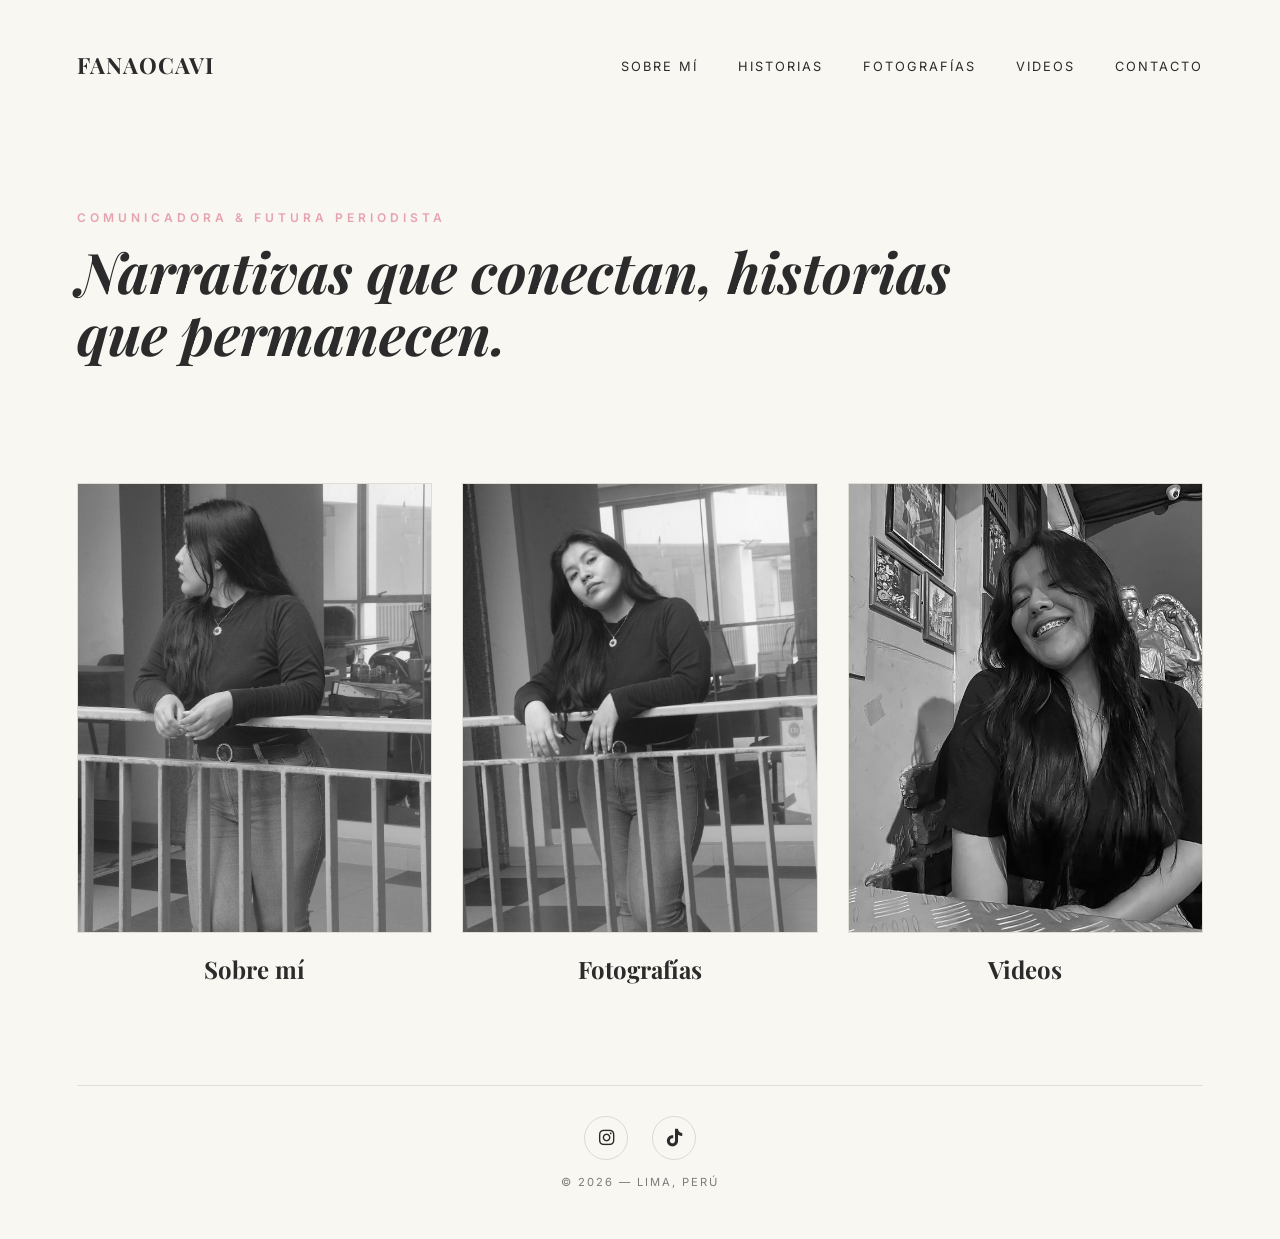
<file: index.html>
<!DOCTYPE html>
<html lang="es">
<head>
    <meta charset="UTF-8">
    <link rel="stylesheet" href="https://cdnjs.cloudflare.com/ajax/libs/font-awesome/6.0.0/css/all.min.css">
    <meta name="viewport" content="width=device-width, initial-scale=1.0">
    <title>Portafolio | Periodismo & Comunicación</title>
    <link href="https://fonts.googleapis.com/css2?family=Inter:wght@300;400;600&family=Playfair+Display:ital,wght@0,700;1,700&display=swap" rel="stylesheet">
    <link rel="stylesheet" href="css/style.css">
</head>
<body>

    <nav class="navbar">
        <div class="logo">FANAOCAVI</div>
        <ul class="nav-links">
            <li><a href="sobre-mi.html">SOBRE MÍ</a></li>
            <li><a href="historias.html">HISTORIAS</a></li>
            <li><a href="fotografias.html">FOTOGRAFÍAS</a></li>
            <li><a href="videos.html">VIDEOS</a></li>
            <li><a href="contacto.html">CONTACTO</a></li>
            
        </ul>
    </nav>

    <header class="hero">
        <p class="subtitle">Comunicadora & Futura Periodista</p>
        <h1>Narrativas que conectan, historias que permanecen.</h1>
    </header>

    <section class="grid-container">
        <div class="grid-item">
            <a href="sobre-mi.html">
                <div class="image-wrapper">
                    <div class="overlay"></div>
                    <img src="img/Fanao.jpg" alt="Sobre mí">
                </div>
                <h3>Sobre mí</h3>
            </a>
        </div>

        <div class="grid-item">
            <a href="fotografias.html">
                <div class="image-wrapper">
                    <div class="overlay"></div>
                    <img src="img/fanao2.jpg" alt="Fotografías">
                </div>
                <h3>Fotografías</h3>
            </a>
        </div>

        <div class="grid-item">
            <a href="videos.html">
                <div class="image-wrapper">
                    <div class="overlay"></div>
                    <img src="img/fanao4.jpg" alt="Videos">
                </div>
                <h3>Videos</h3>
            </a>
        </div>
    </section>

     <footer class="footer">
    <div class="footer-line"></div>
    <div class="social-icons">
        <a href="https://www.instagram.com/fanaocavi_/" target="_blank" rel="noopener noreferrer" aria-label="Instagram">
            <i class="fab fa-instagram"></i>
        </a>
        <a href="https://www.tiktok.com/@fanaocavi" target="_blank" rel="noopener noreferrer" aria-label="TikTok">
            <i class="fab fa-tiktok"></i>
        </a>
    </div>
    <p>© 2026 — Lima, Perú</p>
</footer>

</body>
</html>
</file>
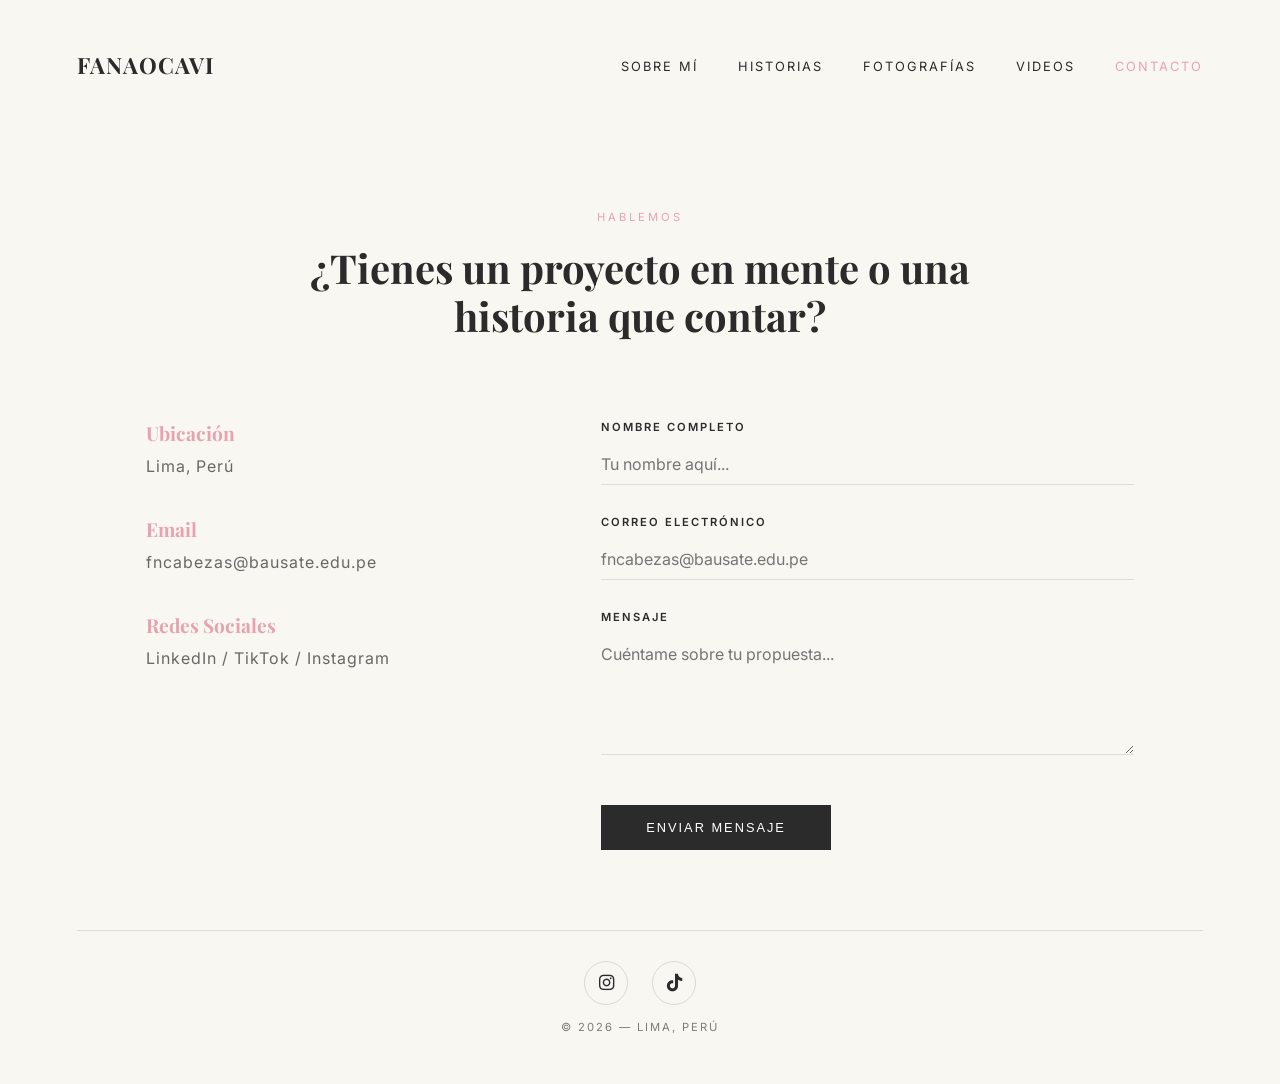
<file: contacto.html>
<!DOCTYPE html>
<html lang="es">
<head>
    <meta charset="UTF-8">
    <meta name="viewport" content="width=device-width, initial-scale=1.0">
    <title>Contacto | FANAOCAVI</title>
    <link href="https://fonts.googleapis.com/css2?family=Inter:wght@300;400;600&family=Playfair+Display:ital,wght@0,700;1,700&display=swap" rel="stylesheet">
    <link rel="stylesheet" href="https://cdnjs.cloudflare.com/ajax/libs/font-awesome/6.0.0/css/all.min.css">
    <link rel="stylesheet" href="css/style.css">
</head>
<body>

    <nav class="navbar">
        <div class="logo"><a href="index.html" style="text-decoration:none; color:inherit;">FANAOCAVI</a></div>
        <ul class="nav-links">
            <li><a href="sobre-mi.html">SOBRE MÍ</a></li>
            <li><a href="historias.html">HISTORIAS</a></li>
            <li><a href="fotografias.html">FOTOGRAFÍAS</a></li>
            <li><a href="videos.html">VIDEOS</a></li>
            <li><a href="contacto.html" style="color: var(--rosa-acento);">CONTACTO</a></li>
        </ul>
    </nav>

    <main class="contact-section">
        <header class="contact-header">
            <p class="intro-tag">Hablemos</p>
            <h1>¿Tienes un proyecto en mente o una historia que contar?</h1>
        </header>

        <div class="contact-container">
            <div class="contact-info">
                <div class="info-item">
                    <h3>Ubicación</h3>
                    <p>Lima, Perú</p>
                </div>
                <div class="info-item">
                    <h3>Email</h3>
                    <p>fncabezas@bausate.edu.pe</p>
                </div>
                <div class="info-item">
                    <h3>Redes Sociales</h3>
                    <p>LinkedIn / TikTok / Instagram</p>
                </div>
            </div>

            <form class="contact-form">
                <div class="form-group">
                    <label>Nombre Completo</label>
                    <input type="text" name="name" placeholder="Tu nombre aquí..." required>
                </div>
                <div class="form-group">
                    <label>Correo Electrónico</label>
                    <input type="email" name="email" placeholder="fncabezas@bausate.edu.pe" required>
                </div>
                <div class="form-group">
                    <label>Mensaje</label>
                    <textarea name="message" rows="5" placeholder="Cuéntame sobre tu propuesta..." required></textarea>
                </div>
                <button type="submit" class="btn-send">ENVIAR MENSAJE</button>
            </form>
        </div>
    </main>

   <footer class="footer">
    <div class="footer-line"></div>
    <div class="social-icons">
        <a href="https://www.instagram.com/fanaocavi_/" target="_blank" rel="noopener noreferrer" aria-label="Instagram">
            <i class="fab fa-instagram"></i>
        </a>
        <a href="https://www.tiktok.com/@fanaocavi" target="_blank" rel="noopener noreferrer" aria-label="TikTok">
            <i class="fab fa-tiktok"></i>
        </a>
    </div>
    <p>© 2026 — Lima, Perú</p>
</footer>

</body>
</html>
</file>
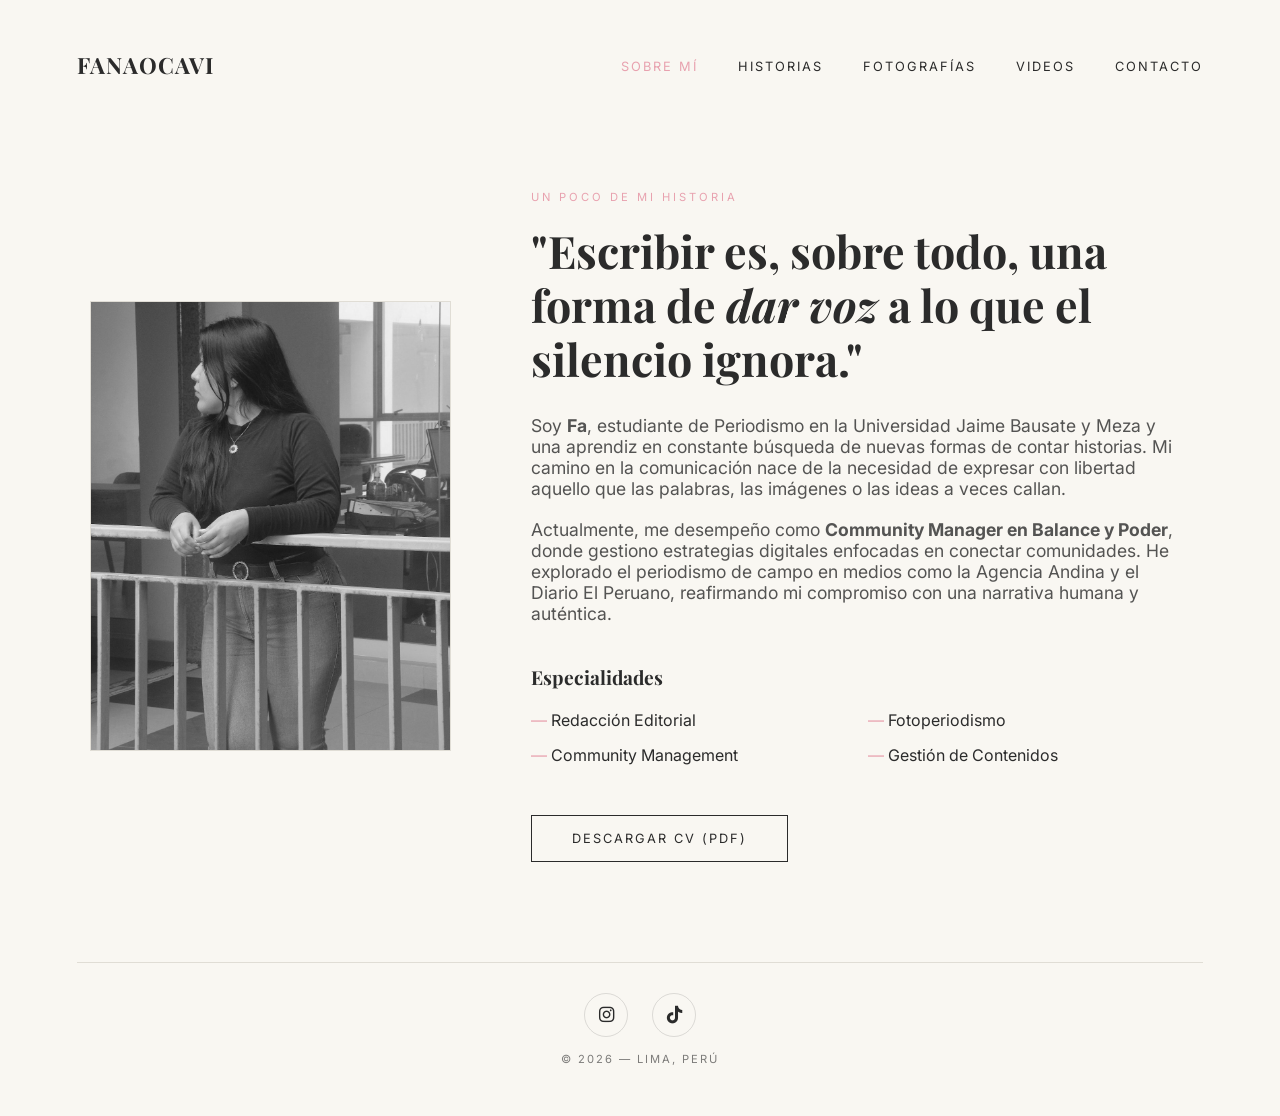
<file: sobre-mi.html>
<!DOCTYPE html>
<html lang="es">
<head>
    <meta charset="UTF-8">
    <meta name="viewport" content="width=device-width, initial-scale=1.0">
    <title>Sobre Mí | FANAOCAVI</title>
    <link href="https://fonts.googleapis.com/css2?family=Inter:wght@300;400;600&family=Playfair+Display:ital,wght@0,700;1,700&display=swap" rel="stylesheet">
    <link rel="stylesheet" href="https://cdnjs.cloudflare.com/ajax/libs/font-awesome/6.0.0/css/all.min.css">
    <link rel="stylesheet" href="css/style.css">
</head>
<body>

    <nav class="navbar">
        <div class="logo"><a href="index.html" style="text-decoration:none; color:inherit;">FANAOCAVI</a></div>
        <ul class="nav-links">
            <li><a href="sobre-mi.html" style="color: var(--rosa-acento);">SOBRE MÍ</a></li>
            <li><a href="historias.html">HISTORIAS</a></li>
            <li><a href="fotografias.html">FOTOGRAFÍAS</a></li>
            <li><a href="videos.html">VIDEOS</a></li>
            <li><a href="contacto.html">CONTACTO</a></li>
        </ul>
    </nav>

    <main class="about-section">
        <div class="about-container">
            
        <div class="grid-item">
            <a href="sobre-mi.html">
                <div class="image-wrapper">
                    <div class="overlay"></div>
                    <img src="img/Fanao.jpg" alt="Sobre mí">
                </div>
            </a>
        </div>
            <div class="about-content">
                <p class="intro-tag">Un poco de mi historia</p>
                <h1>"Escribir es, sobre todo, una forma de <i>dar voz</i> a lo que el silencio ignora."</h1>
                
                <div class="bio-text">
                <p>Soy <b>Fa</b>, estudiante de Periodismo en la Universidad Jaime Bausate y Meza y una aprendiz en constante búsqueda de nuevas formas de contar historias. Mi camino en la comunicación nace de la necesidad de expresar con libertad aquello que las palabras, las imágenes o las ideas a veces callan.</p>
                
                <p>Actualmente, me desempeño como <b>Community Manager en Balance y Poder</b>, donde gestiono estrategias digitales enfocadas en conectar comunidades. He explorado el periodismo de campo en medios como la Agencia Andina y el Diario El Peruano, reafirmando mi compromiso con una narrativa humana y auténtica.</p>
            </div>

                <div class="skills-list">
                    <h3>Especialidades</h3>
                    <ul>
                        <li>Redacción Editorial</li>
                        <li>Fotoperiodismo</li>
                        <li>Community Management</li>
                        <li>Gestión de Contenidos</li>
                    </ul>
                </div>

                <a href="cv-actualizado.pdf" class="btn-cv" download>Descargar CV (PDF)</a>
            </div>
        </div>
    </main>

    <footer class="footer">
    <div class="footer-line"></div>
    <div class="social-icons">
        <a href="https://www.instagram.com/fanaocavi_/" target="_blank" rel="noopener noreferrer" aria-label="Instagram">
            <i class="fab fa-instagram"></i>
        </a>
        <a href="https://www.tiktok.com/@fanaocavi" target="_blank" rel="noopener noreferrer" aria-label="TikTok">
            <i class="fab fa-tiktok"></i>
        </a>
    </div>
    <p>© 2026 — Lima, Perú</p>
</footer>

</body>
</html>
</file>
<file: css/style.css>
/* Aplicamos la animación a las secciones principales */
main, 
.grid-container, 
.gallery-container, 
.about-container, 
.contact-container {
    animation: reveal-up 1.2s cubic-bezier(0.2, 1, 0.3, 1) forwards;
}

/* Retraso opcional para que los elementos no aparezcan todos a la vez */
.grid-item:nth-child(1) { animation-delay: 0.2s; }
.grid-item:nth-child(2) { animation-delay: 0.4s; }
.grid-item:nth-child(3) { animation-delay: 0.6s; }
/* Variables de Estilo Vintage */
:root {
    --fondo-crema: #F9F7F2;   /* Color papel antiguo */
    --rosa-acento: #E8A2AF;    /* El rosa de tu dibujo (versión clásica) */
    --texto-oscuro: #2B2B2B;   /* Gris carbón */
    --lineas: #E0DDD5;        /* Gris muy suave para bordes */
}

* {
    margin: 0;
    padding: 0;
    box-sizing: border-box;
}

body {
    background-color: var(--fondo-crema);
    color: var(--texto-oscuro);
    font-family: 'Inter', sans-serif;
    padding: 0 6%;
}

/* Navegación */
.navbar {
    display: flex;
    justify-content: space-between;
    align-items: center;
    padding: 50px 0;
}

.logo {
    font-family: 'Playfair Display', serif;
    font-weight: 700;
    font-size: 1.4rem;
    letter-spacing: 1px;
}

.nav-links {
    list-style: none;
    display: flex;
}

.nav-links li { margin-left: 40px; }

.nav-links a {
    text-decoration: none;
    color: var(--texto-oscuro);
    font-size: 0.8rem;
    text-transform: uppercase;
    letter-spacing: 2px;
    transition: 0.3s;
}

.nav-links a:hover { color: var(--rosa-acento); }

/* Hero Section */
.hero {
    padding: 80px 0 120px 0;
    max-width: 900px;
}

.subtitle {
    text-transform: uppercase;
    letter-spacing: 4px;
    font-size: 0.75rem;
    color: var(--rosa-acento);
    margin-bottom: 15px;
    font-weight: 600;
}

.hero h1 {
    font-family: 'Playfair Display', serif;
    font-size: 3.5rem;
    line-height: 1.1;
    font-style: italic;
}

/* Grid de Secciones */
.grid-container {
    display: grid;
    grid-template-columns: repeat(auto-fit, minmax(300px, 1fr));
    gap: 30px;
    margin-bottom: 100px;
}

.image-wrapper {
    position: relative;
    width: 100%;
    height: 450px;
    overflow: hidden;
    background-color: var(--lineas);
    border: 1px solid var(--lineas);
}

.image-wrapper img {
    width: 100%;
    height: 100%;
    object-fit: cover;
    filter: grayscale(100%); /* Fotos en B&N por defecto */
    transition: 0.6s ease;
}

/* Efecto al pasar el mouse (Hover) */
.grid-item:hover img {
    filter: grayscale(0%);
    transform: scale(1.05);
}

.grid-item:hover .overlay {
    background-color: rgba(232, 162, 175, 0.2); /* Baño de tu color rosa */
}

.overlay {
    position: absolute;
    top: 0; left: 0; width: 100%; height: 100%;
    z-index: 1;
    transition: 0.4s;
}

.grid-item h3 {
    margin-top: 20px;
    font-family: 'Playfair Display', serif;
    font-size: 1.5rem;
    text-align: center;
}

.grid-item a { text-decoration: none; color: var(--texto-oscuro); }

/* Footer */
.footer {
    padding-bottom: 50px;
    text-align: center;
}

.footer-line {
    height: 1px;
    background-color: var(--lineas);
    margin-bottom: 30px;
}

.footer p {
    font-size: 0.7rem;
    letter-spacing: 2px;
    text-transform: uppercase;
    opacity: 0.6;
}

/* Responsive */
@media (max-width: 768px) {
    .hero h1 { font-size: 2.2rem; }
    .navbar { flex-direction: column; gap: 20px; }
}
/* Estilos para los iconos del footer */
.social-icons {
    margin-bottom: 25px;
    display: flex;
    justify-content: center;
    gap: 30px; /* Espacio entre iconos */
}

.social-icons a {
    color: var(--texto-oscuro);
    font-size: 1.5rem; /* Tamaño de los iconos */
    transition: all 0.3s ease;
    text-decoration: none;
}

/* Efecto al pasar el mouse: se vuelven rosas y suben un poco */
.social-icons a:hover {
    color: var(--rosa-acento);
    transform: translateY(-3px);
}

.footer p {
    font-size: 0.7rem;
    letter-spacing: 2px;
    text-transform: uppercase;
    opacity: 0.6;
}
/* Estilos específicos para la página de Fotografías */
.page-header {
    text-align: center;
    padding: 60px 0;
}

.gallery-container {
    display: grid;
    grid-template-columns: repeat(auto-fit, minmax(350px, 1fr)); /* Crea columnas automáticas */
    gap: 40px;
    margin-bottom: 100px;
}

.gallery-item {
    display: flex;
    flex-direction: column;
}

.gallery-item .image-wrapper {
    height: 500px; /* Altura fija para que todas se vean uniformes */
}

.photo-caption {
    margin-top: 15px;
    font-size: 0.8rem;
    text-transform: uppercase;
    letter-spacing: 1px;
    color: var(--texto-oscuro);
    opacity: 0.8;
    font-weight: 600;
}

/* Efecto suave al entrar a la página */
.gallery-item {
    animation: fadeIn 1s ease forwards;
}

@keyframes fadeIn {
    from { opacity: 0; transform: translateY(20px); }
    to { opacity: 1; transform: translateY(0); }
}
.carrusel-medios {
  width: 100%;
  padding: 40px 0;
  background-color: var(--fondo-crema); /* O el color que prefieras */
  overflow: hidden;
  position: relative;
}

/* El contenedor con el efecto de desvanecido lateral */
.marquee-container {
  display: flex;
  width: 100%;
  overflow: hidden;
  /* Este es el truco para que se vea como en Apuesta Total */
  mask-image: linear-gradient(to right, transparent, black 15%, black 85%, transparent);
  -webkit-mask-image: linear-gradient(to right, transparent, black 15%, black 85%, transparent);
}

.marquee-content {
  display: flex;
  align-items: center;
  gap: 80px; /* Espacio entre logos */
  flex-shrink: 0;
  min-width: 100%;
  animation: scroll-infinito 30s linear infinite;
}

.marquee-content img {
  height: 40px; /* Ajusta el tamaño según necesites */
  width: auto;
  filter: grayscale(100%); /* B&N para estilo vintage */
  opacity: 0.5;
  transition: all 0.3s ease;
}

/* Al pasar el mouse, cobra vida como la referencia */
.marquee-content img:hover {
  filter: grayscale(0%);
  opacity: 1;
  transform: scale(1.1);
}

/* Animación fluida */
@keyframes scroll-infinito {
  0% {
    transform: translateX(0);
  }
  100% {
    transform: translateX(-50%); /* Se desplaza la mitad exacta */
  }
}

/* Pausa suave para que el usuario pueda ver bien un logo */
.marquee-container:hover .marquee-content {
  animation-play-state: paused;
}
/* --- AJUSTES PARA MÓVIL --- */
@media (max-width: 768px) {
    
    /* 1. Las fotos se apilan una debajo de otra */
    .grid-container {
        display: flex;
        flex-direction: column;
        gap: 40px; /* Espacio entre cada sección */
    }

    /* 2. Ajustamos la altura para que la foto respire */
    .image-wrapper {
        height: 400px; /* Altura ideal para que se vea casi toda la foto en vertical */
        width: 100%;
    }

    /* 3. Aseguramos que no se distorsione */
    .grid-item img {
        object-fit: cover; 
        object-position: center top; /* Prioriza que se vea su rostro si la foto es alta */
    }

    /* 4. Ajustamos el título (H1) para que no sea gigante en móvil */
    .hero h1 {
        font-size: 1.8rem;
        line-height: 1.3;
    }
}
/* Estilos para Sobre Mí */
.about-section {
    padding: 60px 0 100px 0;
}

.about-container {
    display: flex;
    align-items: center;
    gap: 80px;
    max-width: 1100px;
    margin: 0 auto;
}

.about-image {
    flex: 1;
    position: relative;
}

.about-image img {
    width: 100%;
    height: 600px;
    object-fit: cover;
    filter: grayscale(100%);
    position: relative;
    z-index: 2;
}

 
 

.about-content {
    flex: 1.2;
}

.intro-tag {
    text-transform: uppercase;
    letter-spacing: 3px;
    font-size: 0.7rem;
    color: var(--rosa-acento);
    margin-bottom: 20px;
}

.about-content h1 {
    font-family: 'Playfair Display', serif;
    font-size: 2.8rem;
    line-height: 1.2;
    margin-bottom: 30px;
}

.bio-text p {
    font-size: 1.1rem;
    margin-bottom: 20px;
    opacity: 0.8;
}

.skills-list h3 {
    font-family: 'Playfair Display', serif;
    font-size: 1.2rem;
    margin: 40px 0 20px 0;
}

.skills-list ul {
    list-style: none;
    display: grid;
    grid-template-columns: 1fr 1fr;
    gap: 15px;
}

.skills-list li::before {
    content: "— ";
    color: var(--rosa-acento);
}

.btn-cv {
    display: inline-block;
    margin-top: 50px;
    padding: 15px 40px;
    border: 1px solid var(--texto-oscuro);
    text-decoration: none;
    color: var(--texto-oscuro);
    text-transform: uppercase;
    font-size: 0.8rem;
    letter-spacing: 2px;
    transition: 0.3s;
}

.btn-cv:hover {
    background-color: var(--texto-oscuro);
    color: white;
}

/* Ajuste móvil */
@media (max-width: 768px) {
    .about-container {
        flex-direction: column;
        gap: 40px;
    }
    .about-image img { height: 400px; }
    .about-content h1 { font-size: 2rem; }
}
/* --- PÁGINA DE CONTACTO --- */
.contact-section {
    padding: 80px 5%;
    max-width: 1100px;
    margin: 0 auto;
}

.contact-header {
    text-align: center;
    margin-bottom: 80px;
}

.contact-header h1 {
    font-family: 'Playfair Display', serif;
    font-size: 2.5rem;
    max-width: 700px;
    margin: 20px auto;
    line-height: 1.2;
}

.contact-container {
    display: grid;
    grid-template-columns: 1fr 1.5fr;
    gap: 100px;
}

/* Info lateral */
.info-item {
    margin-bottom: 40px;
}

.info-item h3 {
    font-family: 'Playfair Display', serif;
    font-size: 1.2rem;
    margin-bottom: 10px;
    color: var(--rosa-acento);
}

.info-item p {
    font-size: 1rem;
    opacity: 0.7;
    letter-spacing: 1px;
}

/* Formulario Estilizado */
.contact-form {
    display: flex;
    flex-direction: column;
    gap: 30px;
}

.form-group {
    display: flex;
    flex-direction: column;
    gap: 10px;
}

.form-group label {
    font-size: 0.7rem;
    text-transform: uppercase;
    letter-spacing: 2px;
    font-weight: 600;
}

.form-group input, 
.form-group textarea {
    background: transparent;
    border: none;
    border-bottom: 1px solid var(--lineas);
    padding: 10px 0;
    font-family: 'Inter', sans-serif;
    font-size: 1rem;
    color: var(--texto-oscuro);
    transition: border-color 0.3s ease;
}

.form-group input:focus, 
.form-group textarea:focus {
    outline: none;
    border-bottom: 1px solid var(--rosa-acento);
}

.btn-send {
    align-self: flex-start;
    padding: 15px 45px;
    background: var(--texto-oscuro);
    color: white;
    border: none;
    font-size: 0.8rem;
    letter-spacing: 2px;
    cursor: pointer;
    transition: 0.3s;
    margin-top: 20px;
}

.btn-send:hover {
    background: var(--rosa-acento);
    transform: translateY(-3px);
}

/* Responsivo */
@media (max-width: 768px) {
    .contact-container {
        grid-template-columns: 1fr;
        gap: 50px;
    }
    
    .contact-header h1 {
        font-size: 1.8rem;
    }
}
/* Definimos la animación de entrada */
@keyframes reveal-up {
    0% {
        opacity: 0;
        transform: translateY(30px); /* Empieza 30px más abajo */
    }
    100% {
        opacity: 1;
        transform: translateY(0); /* Termina en su posición original */
    }
}

/* --- ESTILOS PÁGINA HISTORIAS --- */

.stories-section {
    padding: 80px 5%;
    max-width: 1200px;
    margin: 0 auto;
    /* Animación de entrada como Helena Georgiou */
    animation: reveal-up 1.2s cubic-bezier(0.2, 1, 0.3, 1) forwards;
}

.stories-header {
    text-align: center;
    margin-bottom: 60px;
}

.stories-grid {
    display: grid;
    grid-template-columns: repeat(auto-fit, minmax(320px, 1fr));
    gap: 80px 40px;
}

.story-item {
    display: flex;
    flex-direction: column;
    gap: 20px;
}

/* Forzamos que el grid-item de historias tenga una altura fija elegante */
.story-item .image-wrapper {
    height: 400px;
    background-color: var(--fondo-crema);
}

/* Efectos de texto */
.category {
    font-size: 0.7rem;
    color: var(--rosa-acento);
    text-transform: uppercase;
    letter-spacing: 3px;
    font-weight: 600;
    margin-bottom: 10px;
    display: block;
}

.story-info h2 {
    font-family: 'Playfair Display', serif;
    font-size: 1.8rem;
    line-height: 1.2;
    margin-bottom: 15px;
    color: var(--texto-oscuro);
}

.story-info p {
    font-size: 0.95rem;
    line-height: 1.6;
    color: #555;
    margin-bottom: 20px;
}

.read-more {
    font-size: 0.75rem;
    font-weight: 600;
    letter-spacing: 2px;
    color: var(--texto-oscuro);
    text-decoration: none;
    transition: 0.3s ease;
}

.read-more:hover {
    color: var(--rosa-acento);
    padding-left: 10px; /* Pequeño desplazamiento al pasar el cursor */
}

/* Animación de Revelado (Helena Georgiou style) */
@keyframes reveal-up {
    0% { opacity: 0; transform: translateY(40px); }
    100% { opacity: 1; transform: translateY(0); }
}

/* Ajuste Celular */
@media (max-width: 768px) {
    .stories-grid {
        grid-template-columns: 1fr;
    }
    .story-item .image-wrapper {
        height: 300px;
    }
}
/* --- POPUP SLIDER HORIZONTAL --- */

/* Fondo del modal */
.modal {
    display: none;
    position: fixed;
    z-index: 10000;
    left: 0;
    top: 0;
    width: 100%;
    height: 100%;
    background-color: rgba(0, 0, 0, 0.95); /* Negro profundo para que resalten las fotos */
    backdrop-filter: blur(10px);
    justify-content: center;
    align-items: center;
}

/* Botón cerrar flotante */
.close-modal {
    position: fixed;
    top: 30px;
    right: 30px;
    color: white;
    font-size: 50px;
    font-weight: 300;
    cursor: pointer;
    z-index: 10001;
    transition: 0.3s;
}

.close-modal:hover {
    color: var(--rosa-acento);
}

/* Contenedor del Slider */
.slider-mode {
    width: 100%;
    height: 80vh; /* Alto de la pantalla */
    display: flex;
    align-items: center;
}

.slider-container {
    display: flex;
    overflow-x: auto; /* Scroll horizontal activo */
    scroll-snap-type: x mandatory; /* Efecto imán al deslizar */
    gap: 40px; /* Espacio entre cada foto */
    padding: 0 10%; /* Espacio al inicio y al final */
    width: 100%;
    height: 100%;
    scrollbar-width: none; /* Ocultar barra en Firefox */
}

/* Ocultar barra en Chrome/Safari */
.slider-container::-webkit-scrollbar {
    display: none;
}

/* Estilo de cada imagen del carrusel */
.slider-container img {
    flex-shrink: 0; /* Evita que las fotos se aplasten */
    height: 100%; /* Toma todo el alto del modal */
    width: auto; /* Mantiene la proporción */
    max-width: 90vw; /* Evita que se pase del ancho del celular */
    object-fit: contain;
    scroll-snap-align: center; /* Centra la foto automáticamente */
    box-shadow: 0 20px 60px rgba(0,0,0,0.5);
    border-radius: 4px;
}

/* Ajustes para móviles */
@media (max-width: 768px) {
    .slider-container {
        gap: 20px;
        padding: 0 5%;
    }
    .slider-container img {
        height: auto;
        width: 100%; /* En móvil que la foto sea la protagonista */
    }
}

.videos-section {
    padding: 80px 5%;
    max-width: 1100px;
    margin: 0 auto;
}

/* Grid equilibrado para 4 videos: 2 columnas en escritorio, 1 en celular */
.reels-grid {
    display: grid;
    grid-template-columns: repeat(2, 320px);
    gap: 50px 40px;
    justify-content: center;
}

.reel-card {
    display: flex;
    flex-direction: column;
    background: transparent;
    transition: transform 0.4s cubic-bezier(0.2, 1, 0.3, 1);
}

.reel-card:hover {
    transform: translateY(-8px);
}

/* Marco vertical tipo smartphone / revista */
.video-wrapper {
    position: relative;
    width: 100%;
    aspect-ratio: 9 / 16;
    border-radius: 12px;
    overflow: hidden;
    background-color: #111;
    box-shadow: 0 15px 35px rgba(0, 0, 0, 0.08);
}

.video-wrapper video {
    width: 100%;
    height: 100%;
    object-fit: cover;
    display: block;
}

/* Textos editoriales */
.reel-info {
    padding-top: 18px;
    text-align: left;
}

.reel-info .category {
    font-size: 0.68rem;
    letter-spacing: 2px;
    text-transform: uppercase;
    color: var(--rosa-acento);
    font-weight: 600;
    display: block;
    margin-bottom: 6px;
}

.reel-info h3 {
    font-family: 'Playfair Display', serif;
    font-size: 1.2rem;
    line-height: 1.35;
    color: var(--texto-oscuro);
    font-weight: 600;
}

@media (max-width: 768px) {
    .reels-grid {
        grid-template-columns: 1fr;
        max-width: 320px;
        margin: 0 auto;
    }
}
/* --- VISOR EDITORIAL: MODAL, FLECHAS Y MINIATURAS --- */

/* Contenedor oscuro de fondo */
.modal {
    display: none;
    position: fixed;
    inset: 0;
    z-index: 10000;
    background-color: rgba(10, 10, 10, 0.95);
    backdrop-filter: blur(10px);
    justify-content: center;
    align-items: center;
}

/* Botón cerrar (X) */
.close-modal {
    position: fixed;
    top: 25px;
    right: 35px;
    color: #ffffff;
    font-size: 42px;
    font-weight: 300;
    line-height: 1;
    cursor: pointer;
    z-index: 10003;
    transition: color 0.25s ease, transform 0.25s ease;
    user-select: none;
}

.close-modal:hover {
    color: var(--rosa-acento, #e08b98);
    transform: scale(1.15);
}

/* Estructura vertical del modal */
.modal-content.slider-mode {
    display: flex;
    flex-direction: column;
    align-items: center;
    justify-content: space-between;
    width: 100vw;
    height: 90vh;
    padding: 20px 0 10px;
    box-sizing: border-box;
}

/* Carrusel de fotos grandes */
.slider-container {
    display: flex;
    gap: 30px;
    overflow-x: auto;
    scroll-snap-type: x mandatory;
    scroll-behavior: smooth;
    width: 100%;
    height: calc(100% - 90px);
    padding: 10px calc(50vw - 320px);
    box-sizing: border-box;
    align-items: center;
    scrollbar-width: none;
}

.slider-container::-webkit-scrollbar {
    display: none;
}

.slider-container img {
    flex: 0 0 auto;
    height: 100%;
    width: auto;
    max-width: 85vw;
    object-fit: contain;
    scroll-snap-align: center;
    border-radius: 6px;
    box-shadow: 0 15px 40px rgba(0, 0, 0, 0.65);
    user-select: none;
}

/* Flechas laterales flotantes */
.modal-arrow {
    position: fixed;
    top: 50%;
    transform: translateY(-50%);
    background: rgba(255, 255, 255, 0.12);
    border: 1px solid rgba(255, 255, 255, 0.25);
    color: #ffffff;
    width: 52px;
    height: 52px;
    border-radius: 50%;
    cursor: pointer;
    font-size: 20px;
    display: flex;
    align-items: center;
    justify-content: center;
    transition: all 0.25s ease;
    z-index: 10002;
    backdrop-filter: blur(6px);
}

.modal-arrow:hover {
    background: var(--rosa-acento, #e08b98);
    border-color: var(--rosa-acento, #e08b98);
    transform: translateY(-50%) scale(1.1);
}

.modal-arrow.prev {
    left: 30px;
}

.modal-arrow.next {
    right: 30px;
}

/* Tira de miniaturas inferior */
.thumbs-container {
    display: flex;
    gap: 12px;
    overflow-x: auto;
    padding: 8px 20px;
    max-width: 80vw;
    height: 70px;
    align-items: center;
    scrollbar-width: thin;
    scrollbar-color: rgba(255, 255, 255, 0.2) transparent;
}

.thumbs-container::-webkit-scrollbar {
    height: 4px;
}

.thumbs-container::-webkit-scrollbar-thumb {
    background: rgba(255, 255, 255, 0.25);
    border-radius: 4px;
}

.thumbs-container img {
    height: 50px;
    width: auto;
    border-radius: 4px;
    opacity: 0.4;
    cursor: pointer;
    transition: all 0.2s ease;
    border: 2px solid transparent;
    flex-shrink: 0;
}

.thumbs-container img:hover {
    opacity: 0.85;
}

.thumbs-container img.active-thumb {
    opacity: 1;
    border-color: var(--rosa-acento, #e08b98);
    transform: scale(1.08);
}

/* Reset para el botón "LEER HISTORIA —" */
.read-more {
    background: none;
    border: none;
    cursor: pointer;
    font-family: inherit;
    font-size: 0.8rem;
    letter-spacing: 2px;
    font-weight: 600;
    color: var(--texto-oscuro, #222);
    padding: 0;
    margin-top: 15px;
    display: inline-block;
    transition: color 0.3s ease;
}

.read-more:hover {
    color: var(--rosa-acento, #e08b98);
}

/* Adaptación para pantallas pequeñas */
@media (max-width: 768px) {
    .modal-arrow {
        width: 40px;
        height: 40px;
        font-size: 16px;
    }

    .modal-arrow.prev {
        left: 12px;
    }

    .modal-arrow.next {
        right: 12px;
    }

    .slider-container {
        padding: 10px 5vw;
    }

    .thumbs-container {
        max-width: 95vw;
        height: 60px;
    }

    .thumbs-container img {
        height: 42px;
    }
}
/* --- REDES SOCIALES EN FOOTER --- */
.social-icons {
    display: flex;
    justify-content: center;
    gap: 24px;
    margin: 25px 0 15px;
}

.social-icons a {
    display: inline-flex;
    align-items: center;
    justify-content: center;
    width: 44px;
    height: 44px;
    border-radius: 50%;
    border: 1px solid rgba(0, 0, 0, 0.12);
    color: var(--texto-oscuro, #222);
    font-size: 1.1rem;
    text-decoration: none;
    transition: all 0.3s cubic-bezier(0.2, 1, 0.3, 1);
    background-color: transparent;
}

.social-icons a:hover {
    color: #fff;
    background-color: var(--rosa-acento, #e08b98);
    border-color: var(--rosa-acento, #e08b98);
    transform: translateY(-3px);
}
/* =========================================
   AJUSTES RESPONSIVOS PARA MÓVILES (<= 768px)
   ========================================= */
@media (max-width: 768px) {

    /* 1. Barra de Navegación */
    .navbar {
        flex-direction: column;
        gap: 15px;
        padding: 20px 10px;
        text-align: center;
    }

    .nav-links {
        display: flex;
        flex-wrap: wrap;       /* Permite que los links bajen si no caben */
        justify-content: center;
        gap: 12px 16px;
        padding: 0;
        margin: 0;
        list-style: none;
    }

    .nav-links a {
        font-size: 0.72rem;     /* Letra más compacta */
        letter-spacing: 1px;
    }

    /* 2. Sección General y Encabezados */
    .videos-section,
    .stories-section,
    .photography-section {
        padding: 40px 18px;     /* Márgenes laterales seguros */
    }

    .videos-header h1,
    .stories-header h1,
    .photography-header h1 {
        font-size: 1.6rem;      /* Título ajustado al ancho de pantalla */
        line-height: 1.25;
    }

    .intro-tag {
        font-size: 0.7rem;
        letter-spacing: 1.5px;
    }

    /* 3. Cuadrícula de Videos / Reels */
    .reels-grid {
        grid-template-columns: 1fr; /* Una sola columna centrada */
        max-width: 320px;
        margin: 0 auto;
        gap: 35px;
    }

    .video-wrapper {
        width: 100%;
        max-width: 320px;
        aspect-ratio: 9 / 16;
        border-radius: 12px;
        margin: 0 auto;
    }

    /* 4. Evitar cualquier desplazamiento horizontal fantasma */
    html, body {
        overflow-x: hidden;
        max-width: 100vw;
    }
}
</file>
